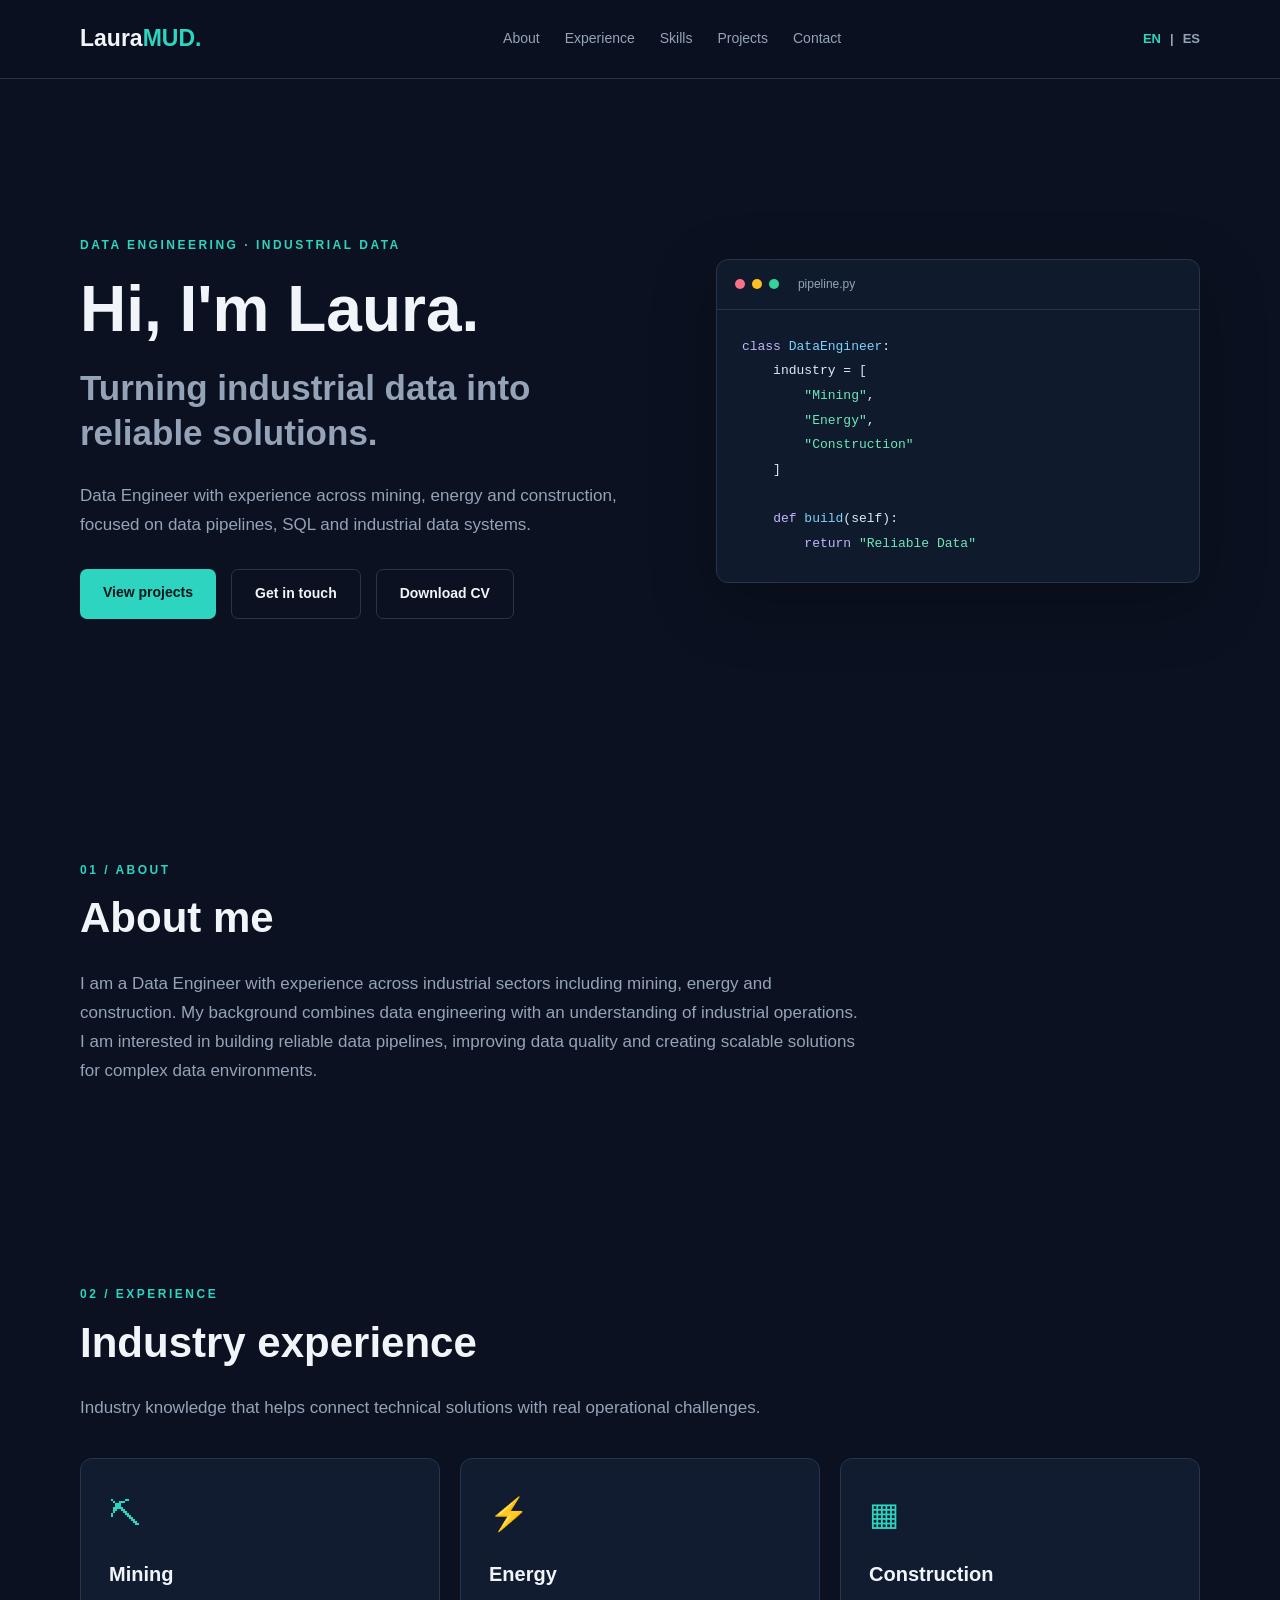
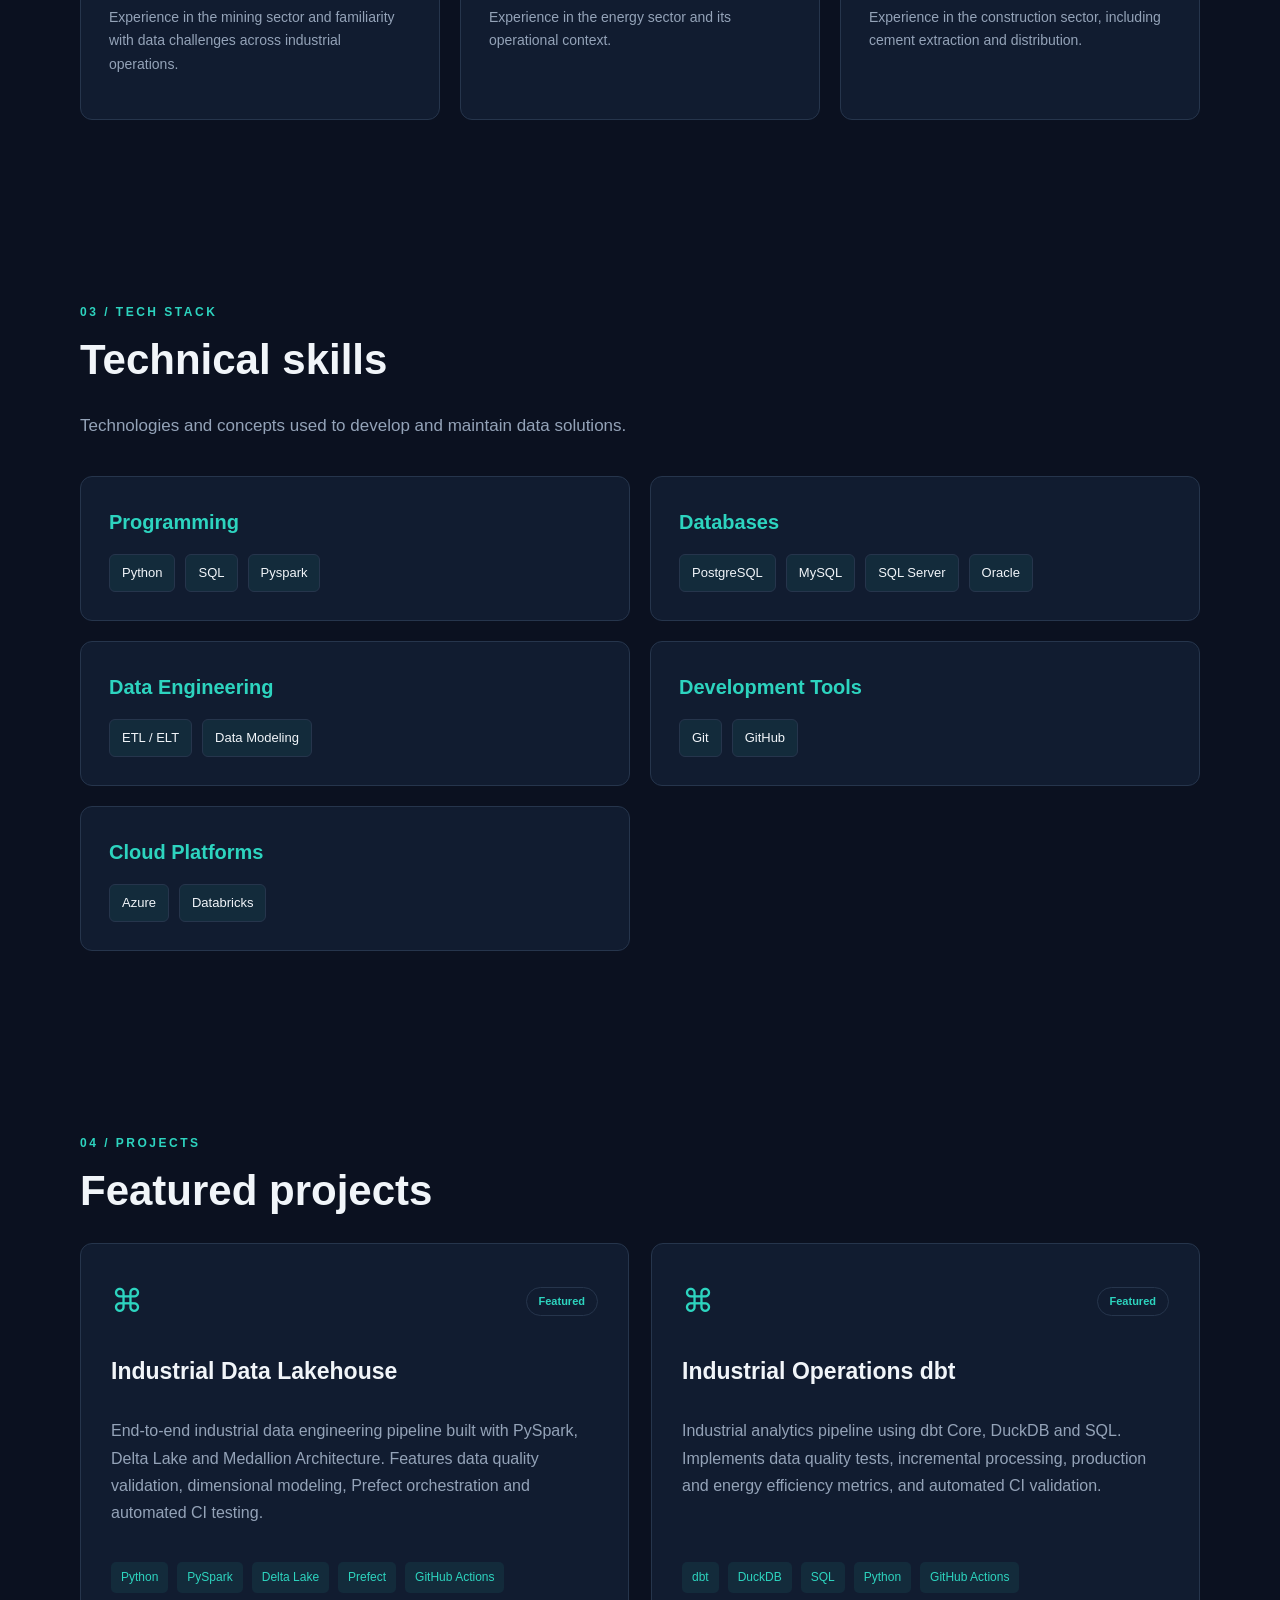
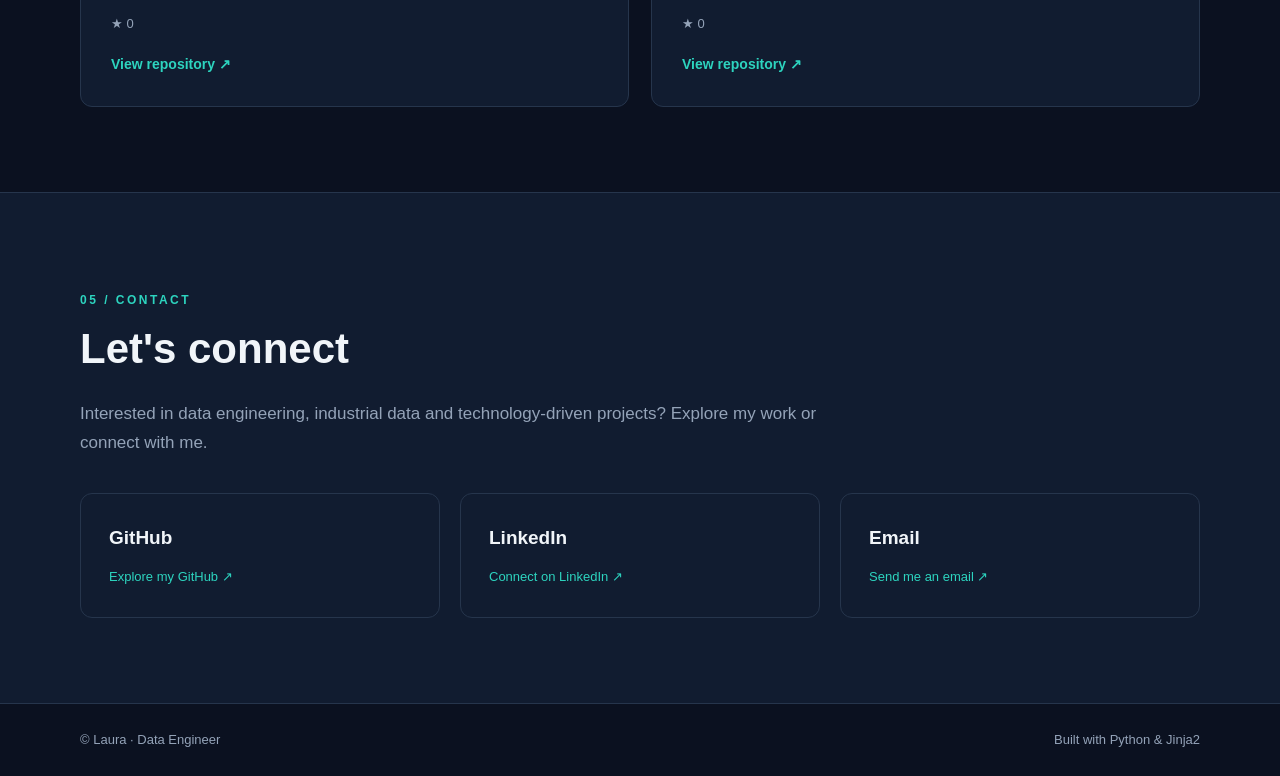
<file: docs/index.html>
<!DOCTYPE html>
<html lang="en">
<head>
    <meta charset="UTF-8">
    <meta name="viewport"
          content="width=device-width, initial-scale=1">
    <meta http-equiv="refresh" content="0;url=en/">
    <title>Laura | Data Engineer</title>
</head>
<body>
    <p>
        <a href="en/">Enter portfolio</a>
    </p>
</body>
</html>
</file>
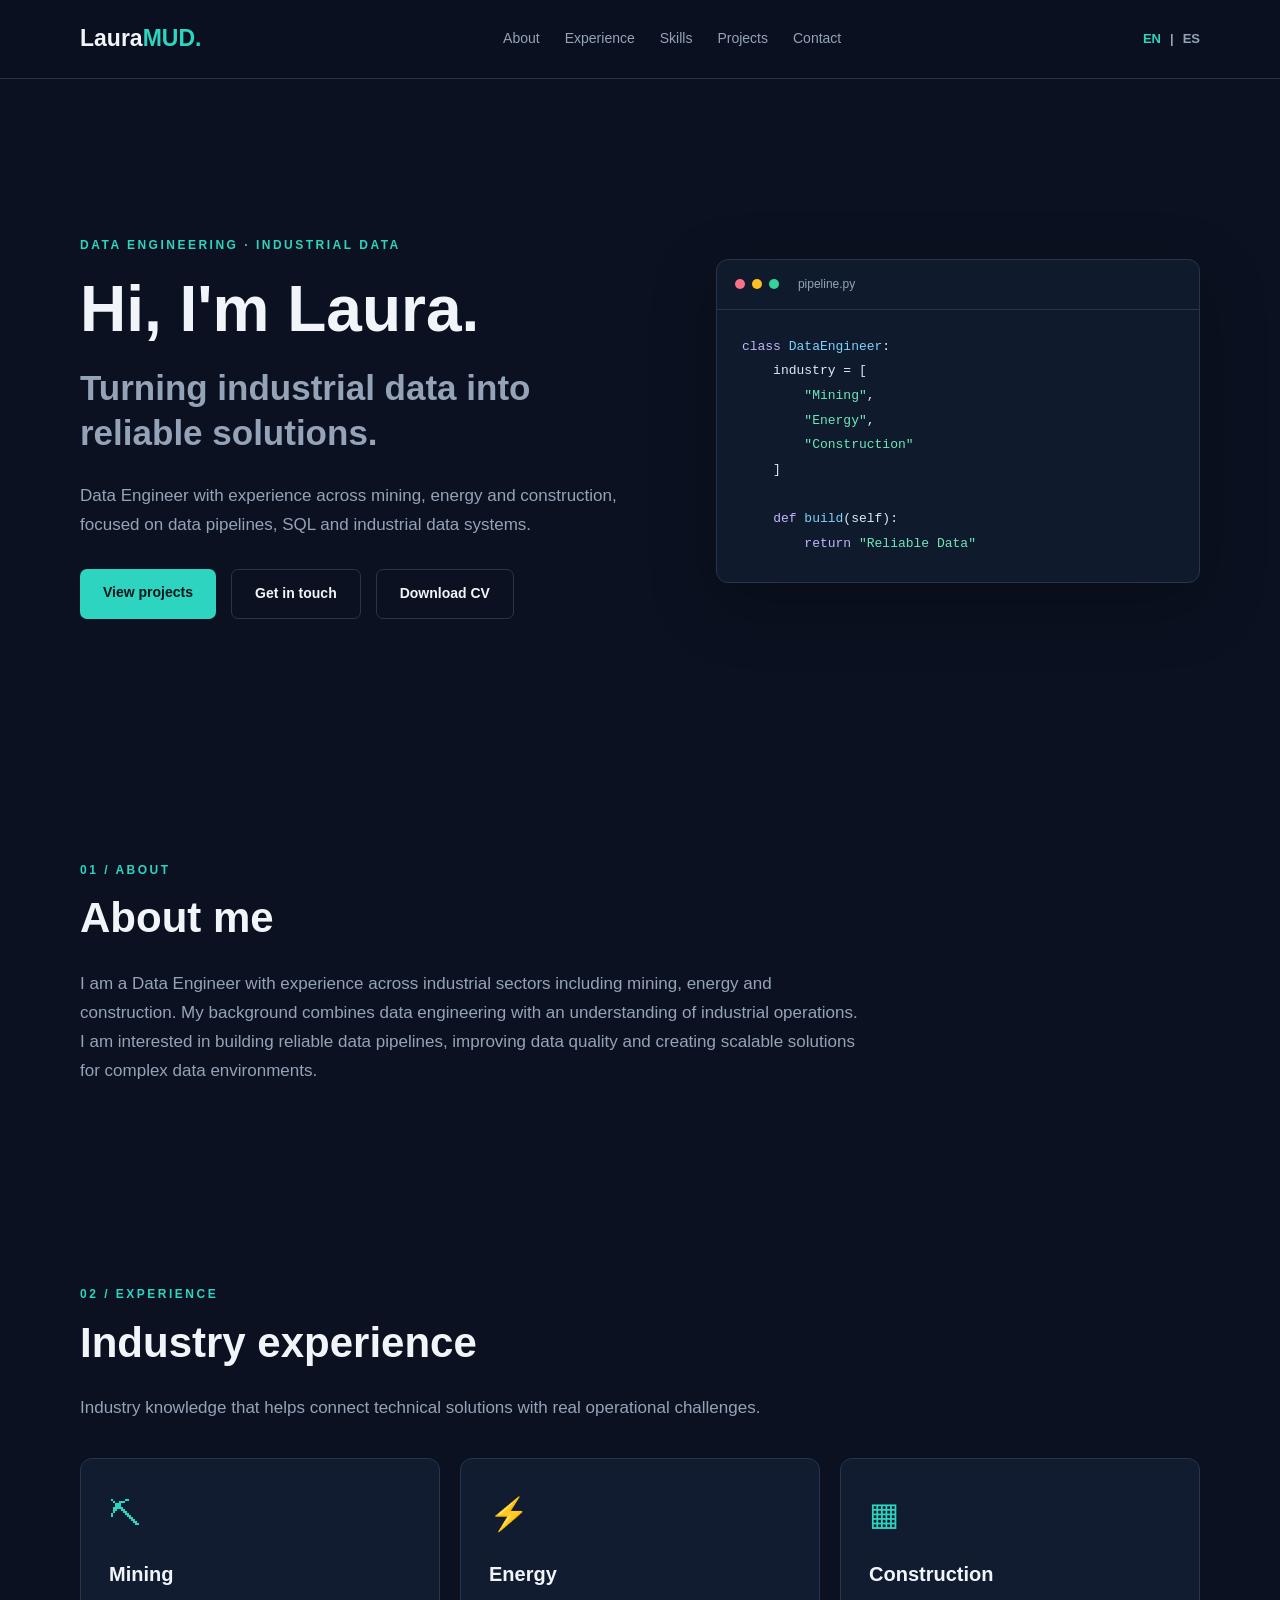
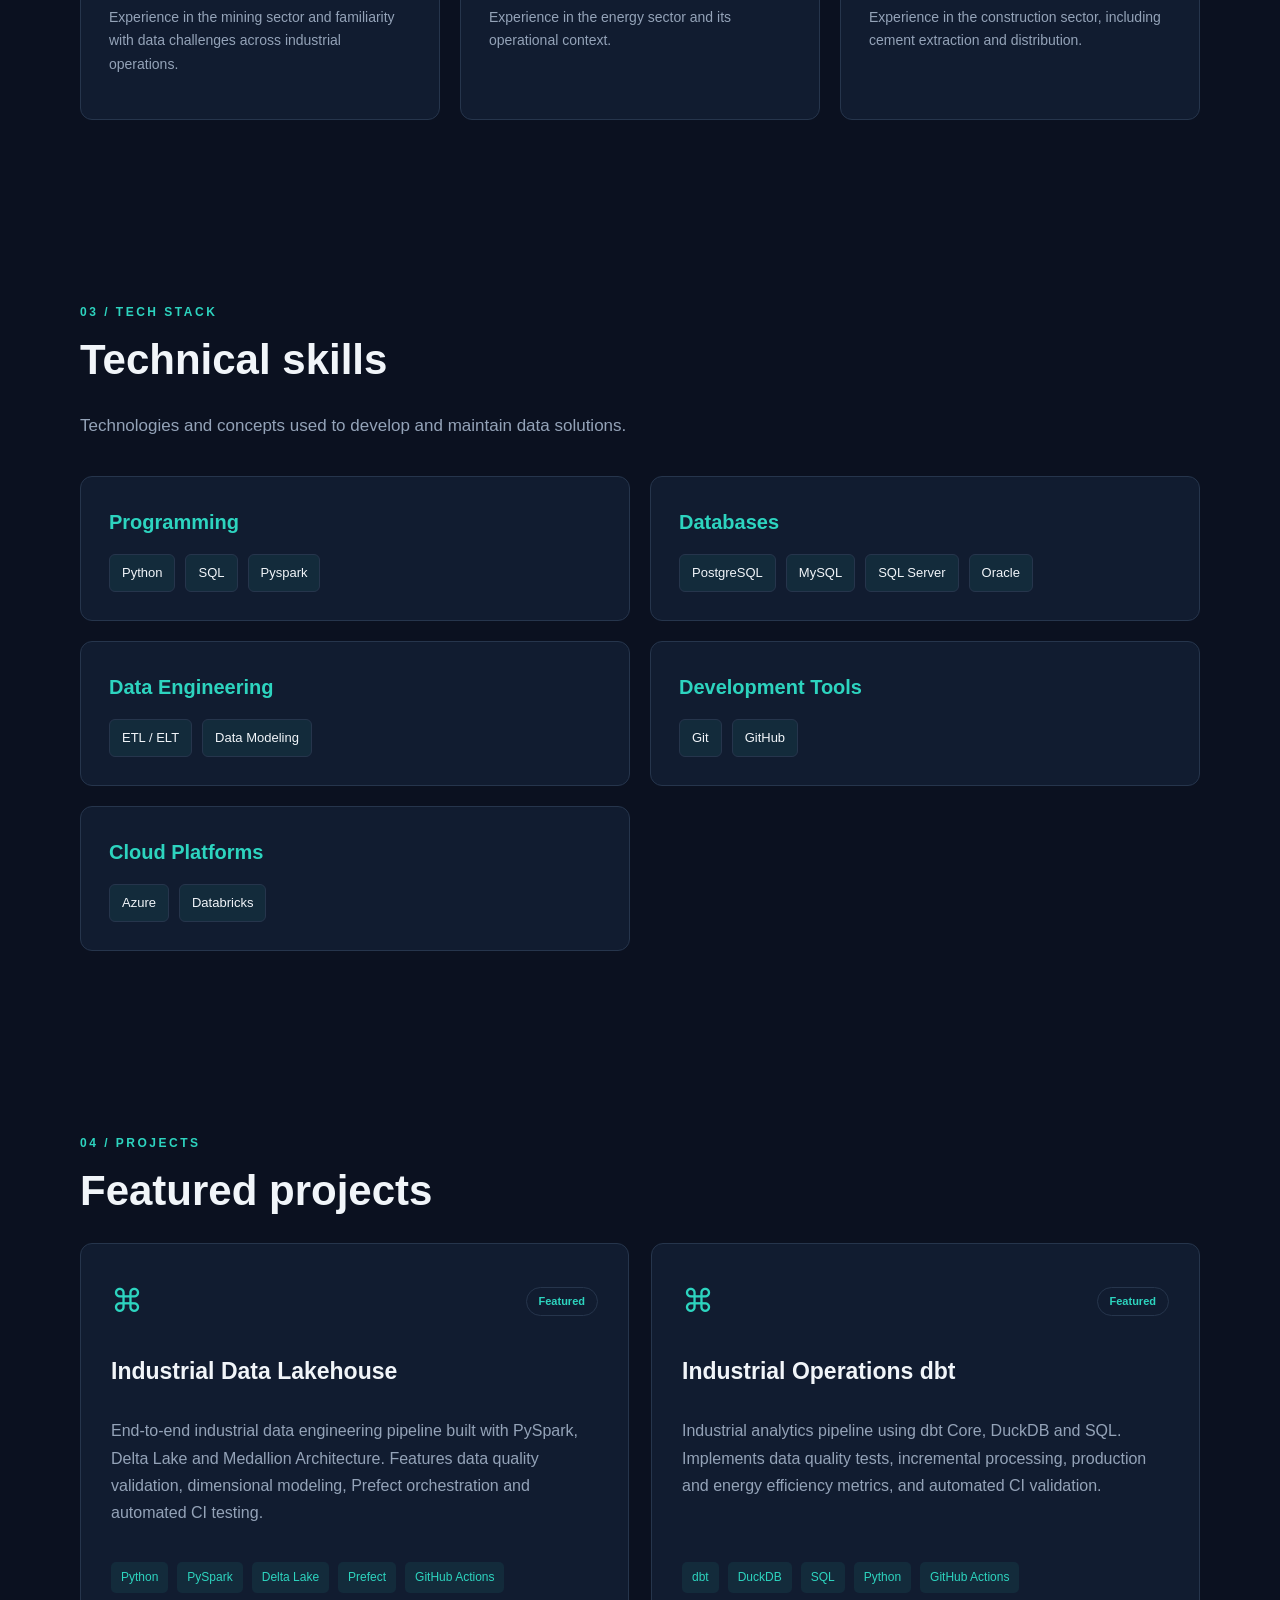
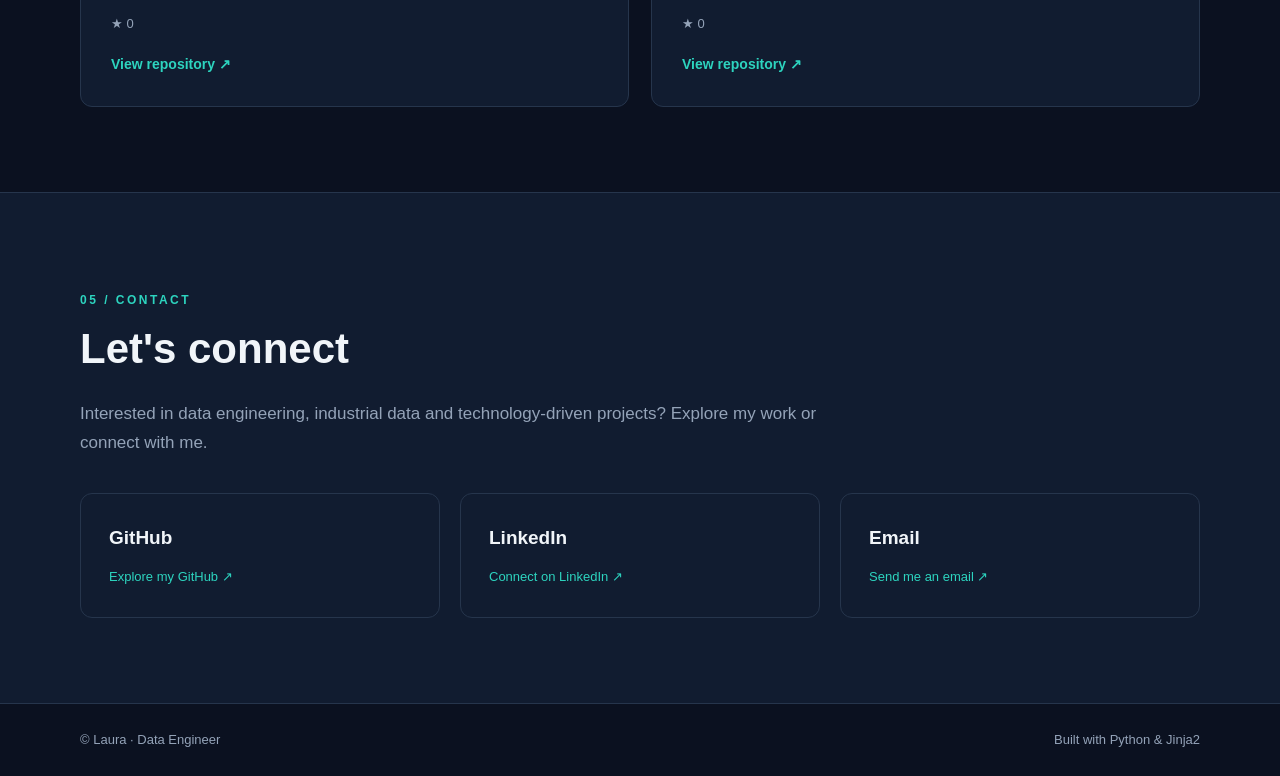
<file: docs/en/index.html>
<!DOCTYPE html>
<html lang="en">
<head>
    <meta charset="UTF-8">
    <meta
        name="viewport"
        content="width=device-width, initial-scale=1.0"
    >
    <meta
        name="description"
        content="Data Engineer with experience across mining, energy and construction, focused on data pipelines, SQL and industrial data systems."
    >
    <meta name="theme-color" content="#0b1120">

    <title>Laura | Data Engineer</title>

    <link rel="stylesheet" href="../static/style.css">

    <link
        rel="alternate"
        hreflang="en"
        href="https://lauramud.github.io/en/"
    >
    <link
        rel="alternate"
        hreflang="es"
        href="https://lauramud.github.io/es/"
    >
</head>

<body>

<header class="header">
    <nav
        class="navbar container"
        aria-label="Main navigation"
    >
        <a href="#home" class="logo">
            Laura<span>MUD.</span>
        </a>

        <div class="nav-links">
            <a href="#about">About</a>
            <a href="#experience">Experience</a>
            <a href="#skills">Skills</a>
            <a href="#projects">Projects</a>
            <a href="#contact">Contact</a>
        </div>

        <div
            class="language-switch"
            aria-label="Select language"
        >
            <a
                href="../en/"
                lang="en"

                class="active"
                aria-current="page"

            >EN</a>

            <span aria-hidden="true">|</span>

            <a
                href="../es/"
                lang="es"

            >ES</a>
        </div>
    </nav>
</header>

<main>

    <!-- HERO -->
    <section id="home" class="hero container">
        <div class="hero-content">
            <p class="eyebrow">
                DATA ENGINEERING · INDUSTRIAL DATA
            </p>

            <h1>Hi, I&#39;m Laura.</h1>
            <h2>Turning industrial data into reliable solutions.</h2>

            <p class="hero-description">
                Data Engineer with experience across mining, energy and construction, focused on data pipelines, SQL and industrial data systems.
            </p>

            <div class="hero-actions">
                <a
                    class="btn btn-primary"
                    href="#projects"
                >
                    View projects
                </a>

                <a
                    class="btn btn-outline"
                    href="#contact"
                >
                    Get in touch
                </a>


                <a
                    class="btn btn-outline"
                    href="../static/cv/Laura_CV_EN_de.pdf"
                    download
                >
                    Download CV
                </a>

            </div>
        </div>

        <div class="hero-visual" aria-hidden="true">
            <div class="code-window">
                <div class="window-header">
                    <span class="dot red"></span>
                    <span class="dot yellow"></span>
                    <span class="dot green"></span>
                    <span class="window-title">
                        pipeline.py
                    </span>
                </div>

                <pre><code><span class="code-purple">class</span> <span class="code-blue">DataEngineer</span>:
    industry = [
        <span class="code-green">"Mining"</span>,
        <span class="code-green">"Energy"</span>,
        <span class="code-green">"Construction"</span>
    ]

    <span class="code-purple">def</span> <span class="code-blue">build</span>(self):
        <span class="code-purple">return</span> <span class="code-green">"Reliable Data"</span></code></pre>
            </div>
        </div>
    </section>

    <!-- ABOUT -->
    <section id="about" class="section container">
        <p class="eyebrow">01 / ABOUT</p>

        <h2 class="section-title">
            About me
        </h2>

        <p class="section-description">
            I am a Data Engineer with experience across industrial sectors including mining, energy and construction. My background combines data engineering with an understanding of industrial operations. I am interested in building reliable data pipelines, improving data quality and creating scalable solutions for complex data environments.
        </p>
    </section>

    <!-- EXPERIENCE -->
    <section id="experience" class="section container">
        <p class="eyebrow">02 / EXPERIENCE</p>

        <h2 class="section-title">
            Industry experience
        </h2>

        <p class="section-description">
            Industry knowledge that helps connect technical solutions with real operational challenges.
        </p>

        <div class="industry-grid">

            <article class="industry-card">
                <div
                    class="industry-icon"
                    aria-hidden="true"
                >
                    ⛏
                </div>

                <h3>Mining</h3>
                <p>Experience in the mining sector and familiarity with data challenges across industrial operations.</p>
            </article>

            <article class="industry-card">
                <div
                    class="industry-icon"
                    aria-hidden="true"
                >
                    ⚡
                </div>

                <h3>Energy</h3>
                <p>Experience in the energy sector and its operational context.</p>
            </article>

            <article class="industry-card">
                <div
                    class="industry-icon"
                    aria-hidden="true"
                >
                    ▦
                </div>

                <h3>Construction</h3>
                <p>Experience in the construction sector, including cement extraction and distribution.</p>
            </article>

        </div>
    </section>

    <!-- SKILLS -->
    <section id="skills" class="section container">
        <p class="eyebrow">03 / TECH STACK</p>

        <h2 class="section-title">
            Technical skills
        </h2>

        <p class="section-description">
            Technologies and concepts used to develop and maintain data solutions.
        </p>

        <div class="tech-grid">

            <article class="tech-card">
                <h3>
                    Programming
                </h3>

                <div class="tech-tags">

                    <span>Python</span>

                    <span>SQL</span>

                    <span>Pyspark</span>

                </div>
            </article>

            <article class="tech-card">
                <h3>
                    Databases
                </h3>

                <div class="tech-tags">

                    <span>PostgreSQL</span>

                    <span>MySQL</span>

                    <span>SQL Server</span>

                    <span>Oracle</span>

                </div>
            </article>

            <article class="tech-card">
                <h3>
                    Data Engineering
                </h3>

                <div class="tech-tags">

                    <span>ETL / ELT</span>

                    <span>Data Modeling</span>

                </div>
            </article>

            <article class="tech-card">
                <h3>
                    Development Tools
                </h3>

                <div class="tech-tags">

                    <span>Git</span>

                    <span>GitHub</span>

                </div>
            </article>

            <article class="tech-card">
                <h3>
                    Cloud Platforms
                </h3>

                <div class="tech-tags">

                    <span>Azure</span>

                    <span>Databricks</span>

                </div>
            </article>

        </div>
    </section>

    <!-- PROJECTS -->
    <section id="projects" class="section container">
        <p class="eyebrow">04 / PROJECTS</p>

        <h2 class="section-title">
            Featured projects
        </h2>

        <div class="projects-grid">

            <article class="project-card">
                <div class="project-top">
                    <span
                        class="project-icon"
                        aria-hidden="true"
                    >⌘</span>


                    <span class="project-badge">
                        Featured
                    </span>

                </div>

                <h3>Industrial Data Lakehouse</h3>

                <p>

                        End-to-end industrial data engineering pipeline built with PySpark, Delta Lake and Medallion Architecture. Features data quality validation, dimensional modeling, Prefect orchestration and automated CI testing.

                </p>

                <div class="project-technologies">

                    <span>Python</span>

                    <span>PySpark</span>

                    <span>Delta Lake</span>

                    <span>Prefect</span>

                    <span>GitHub Actions</span>

                </div>

                <div class="project-stats">
                    <span>★ 0</span>
                </div>

                <a
                    class="project-link"
                    href="https://github.com/LauraMUD/industrial-data-lakehouse"
                    target="_blank"
                    rel="noopener noreferrer"
                    aria-label="View repository: Industrial Data Lakehouse"
                >
                    View repository ↗
                </a>
            </article>


            <article class="project-card">
                <div class="project-top">
                    <span
                        class="project-icon"
                        aria-hidden="true"
                    >⌘</span>


                    <span class="project-badge">
                        Featured
                    </span>

                </div>

                <h3>Industrial Operations dbt</h3>

                <p>

                        Industrial analytics pipeline using dbt Core, DuckDB and SQL. Implements data quality tests, incremental processing, production and energy efficiency metrics, and automated CI validation.

                </p>

                <div class="project-technologies">

                    <span>dbt</span>

                    <span>DuckDB</span>

                    <span>SQL</span>

                    <span>Python</span>

                    <span>GitHub Actions</span>

                </div>

                <div class="project-stats">
                    <span>★ 0</span>
                </div>

                <a
                    class="project-link"
                    href="https://github.com/LauraMUD/industrial-operations-dbt"
                    target="_blank"
                    rel="noopener noreferrer"
                    aria-label="View repository: Industrial Operations dbt"
                >
                    View repository ↗
                </a>
            </article>


        </div>
    </section>

    <!-- CONTACT -->
    <section
        id="contact"
        class="section contact-section"
    >
        <div class="container">
            <p class="eyebrow">05 / CONTACT</p>

            <h2 class="section-title">
                Let&#39;s connect
            </h2>

            <p class="section-description">
                Interested in data engineering, industrial data and technology-driven projects? Explore my work or connect with me.
            </p>

            <div class="contact-links">
                <a
                    class="contact-card"
                    href="https://github.com/LauraMUD"
                    target="_blank"
                    rel="noopener noreferrer"
                >
                    <strong>GitHub</strong>
                    <span>Explore my GitHub ↗</span>
                </a>


                <a
                    class="contact-card"
                    href="https://www.linkedin.com/in/laurau/"
                    target="_blank"
                    rel="noopener noreferrer"
                >
                    <strong>LinkedIn</strong>
                    <span>Connect on LinkedIn ↗</span>
                </a>



                <a
                    class="contact-card"
                    href="mailto:luribediez@gmail.com"
                >
                    <strong>Email</strong>
                    <span>Send me an email ↗</span>
                </a>

            </div>
        </div>
    </section>

</main>

<footer class="footer">
    <div class="container footer-content">
        <span>
            © Laura · Data Engineer
        </span>
        <span>Built with Python &amp; Jinja2</span>
    </div>
</footer>

</body>
</html>
</file>
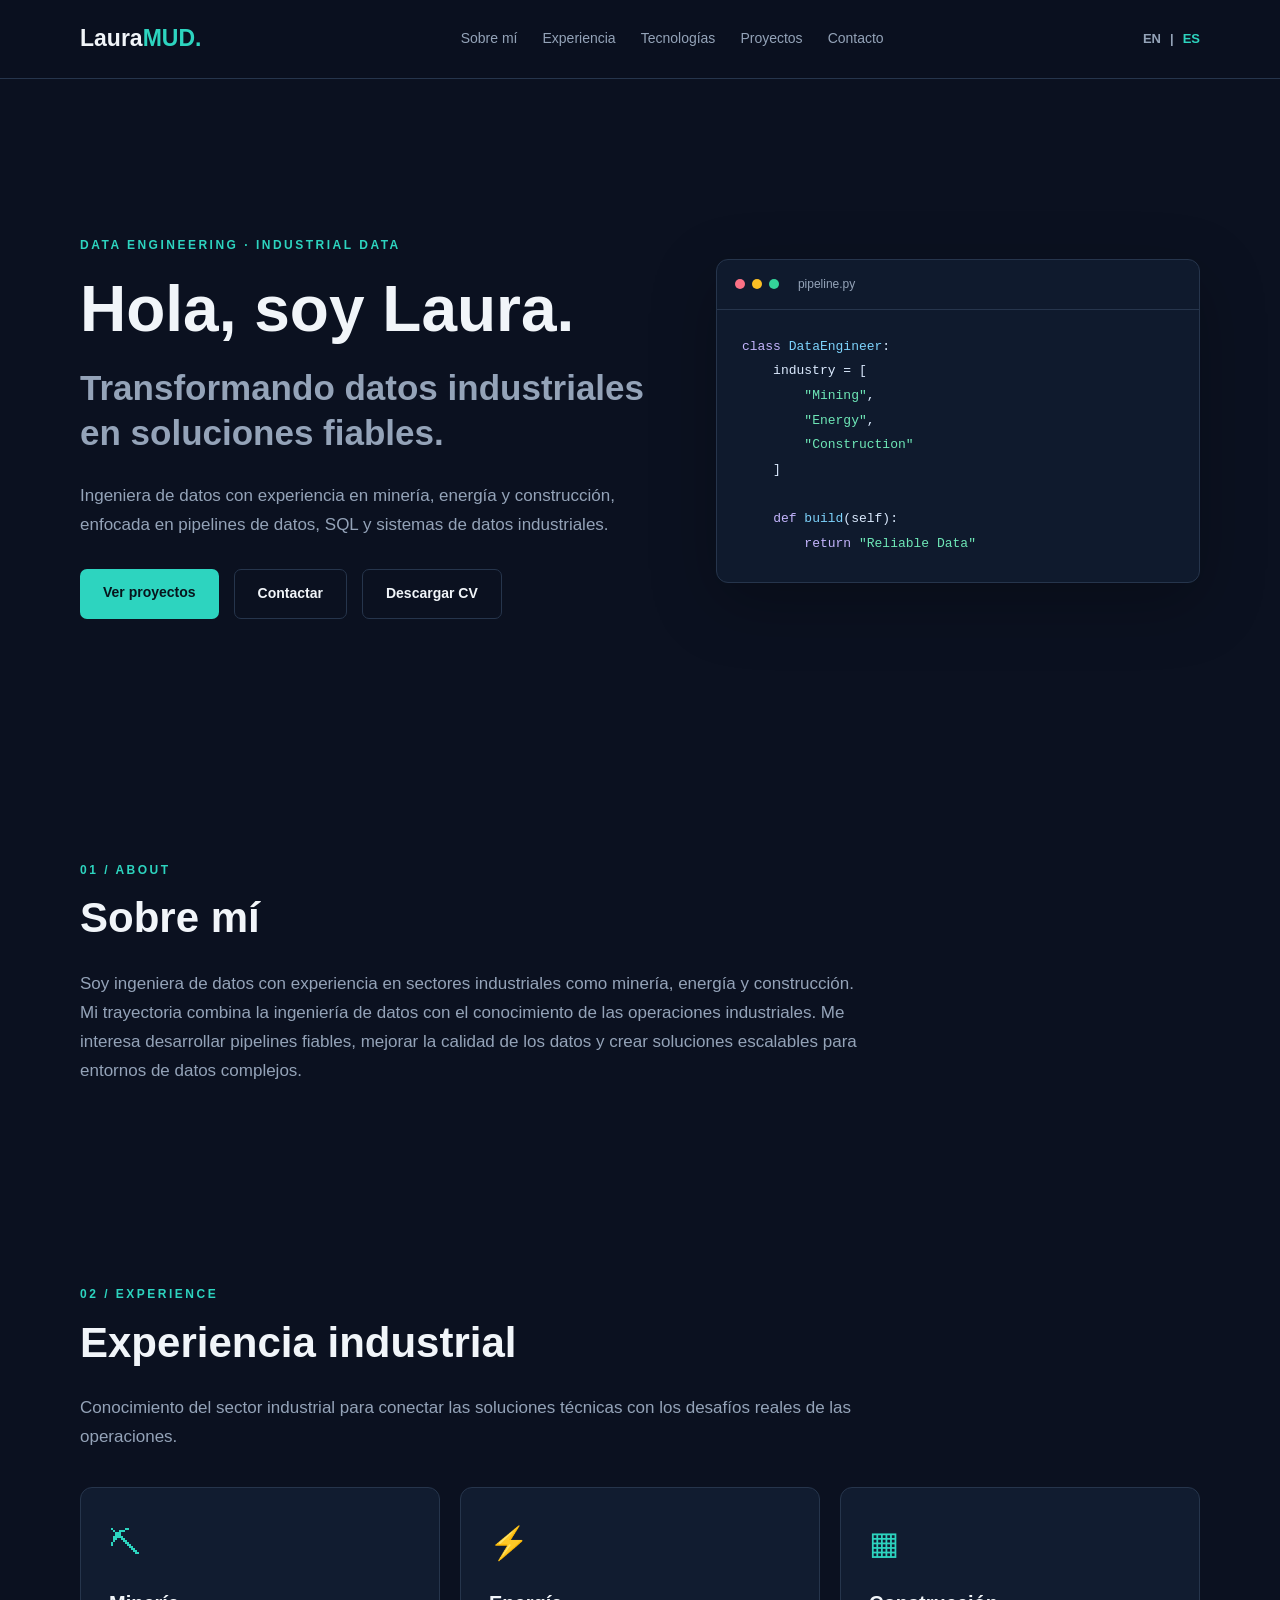
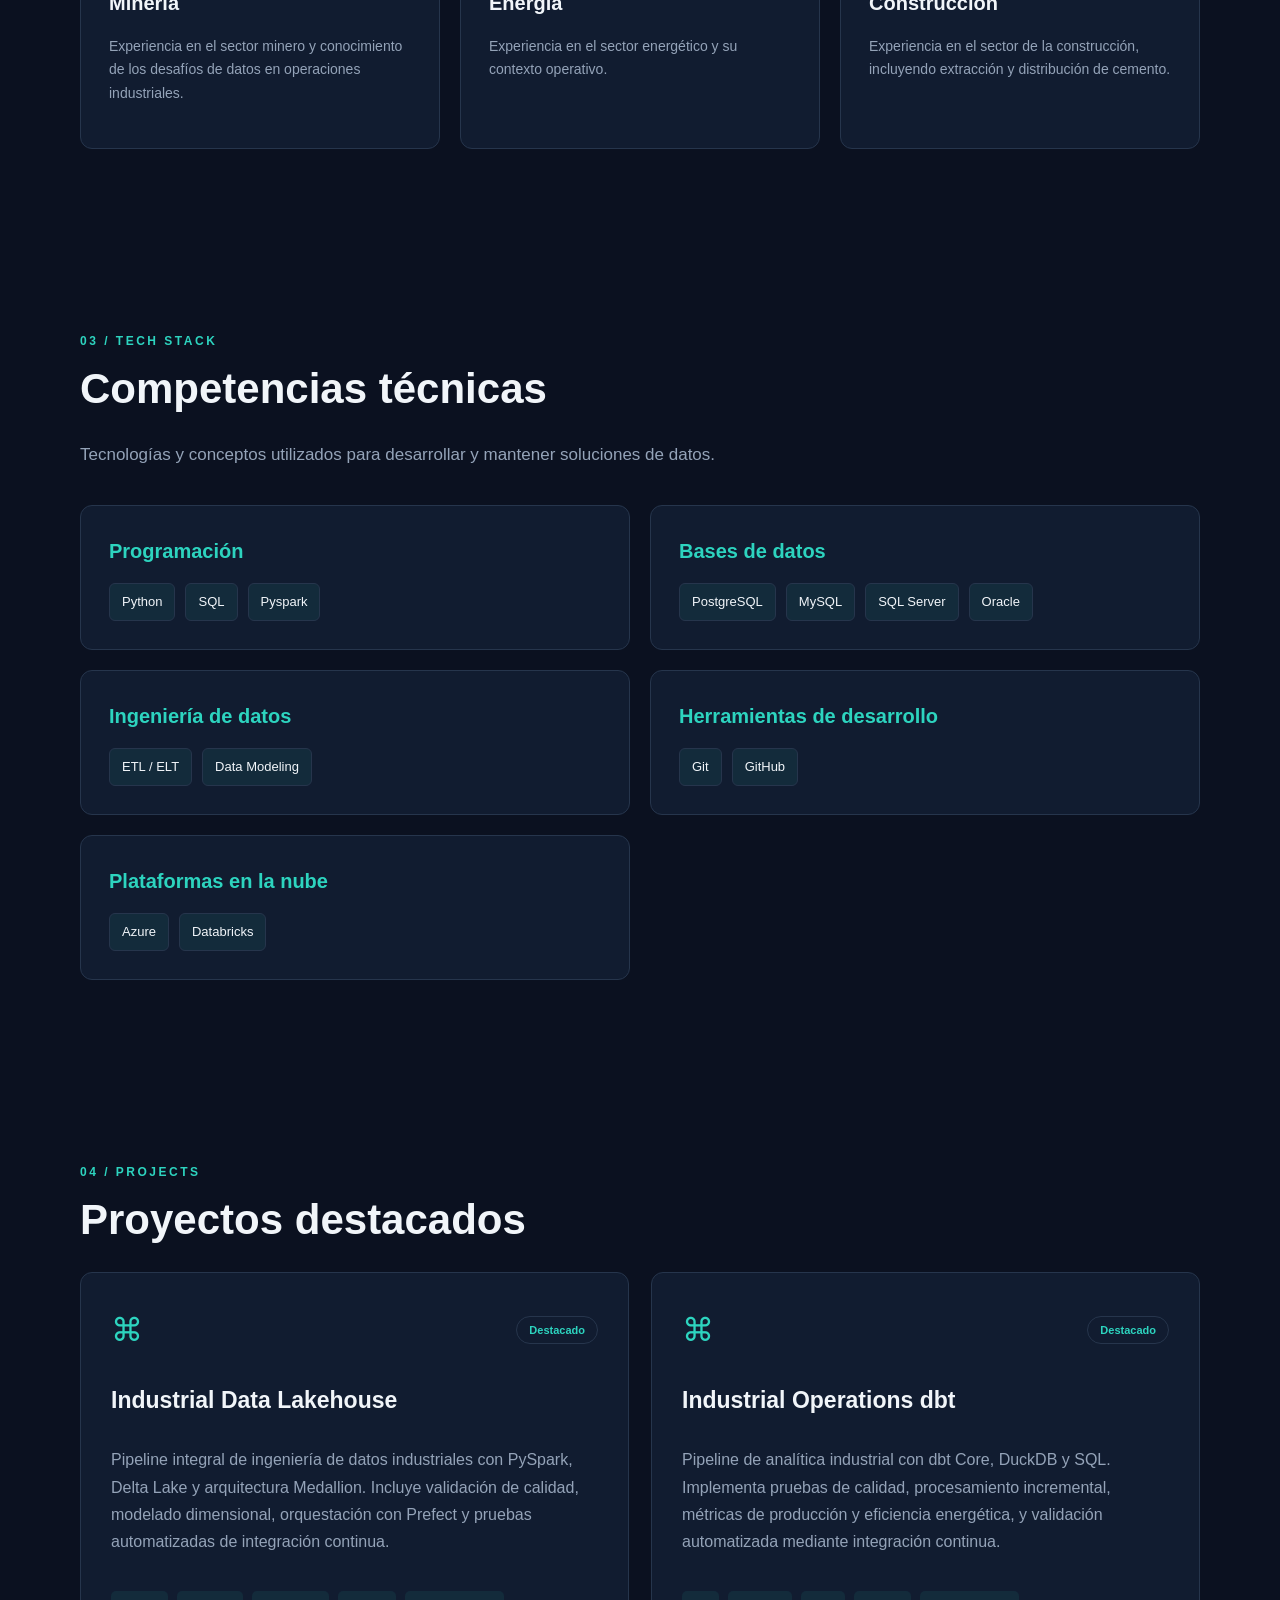
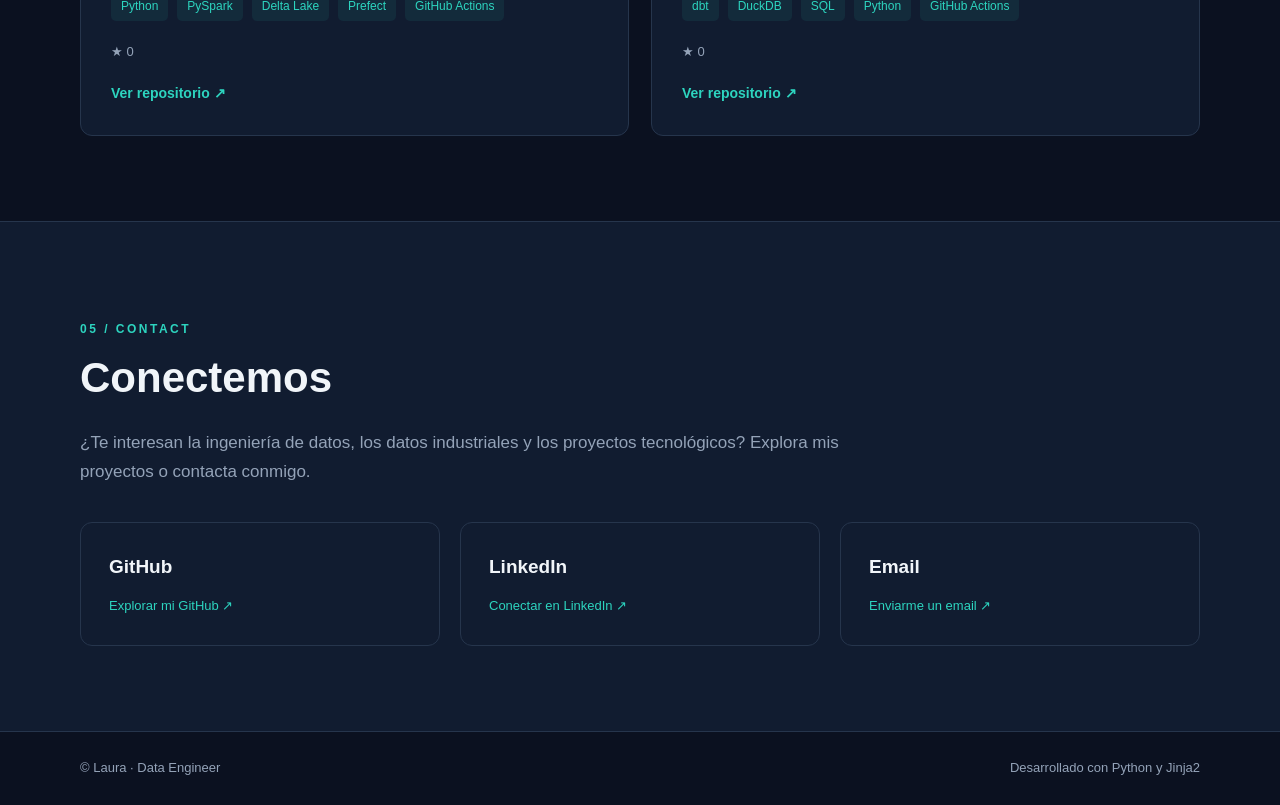
<file: docs/es/index.html>
<!DOCTYPE html>
<html lang="es">
<head>
    <meta charset="UTF-8">
    <meta
        name="viewport"
        content="width=device-width, initial-scale=1.0"
    >
    <meta
        name="description"
        content="Ingeniera de datos con experiencia en minería, energía y construcción, enfocada en pipelines de datos, SQL y sistemas de datos industriales."
    >
    <meta name="theme-color" content="#0b1120">

    <title>Laura | Data Engineer</title>

    <link rel="stylesheet" href="../static/style.css">

    <link
        rel="alternate"
        hreflang="en"
        href="https://lauramud.github.io/en/"
    >
    <link
        rel="alternate"
        hreflang="es"
        href="https://lauramud.github.io/es/"
    >
</head>

<body>

<header class="header">
    <nav
        class="navbar container"
        aria-label="Main navigation"
    >
        <a href="#home" class="logo">
            Laura<span>MUD.</span>
        </a>

        <div class="nav-links">
            <a href="#about">Sobre mí</a>
            <a href="#experience">Experiencia</a>
            <a href="#skills">Tecnologías</a>
            <a href="#projects">Proyectos</a>
            <a href="#contact">Contacto</a>
        </div>

        <div
            class="language-switch"
            aria-label="Select language"
        >
            <a
                href="../en/"
                lang="en"

            >EN</a>

            <span aria-hidden="true">|</span>

            <a
                href="../es/"
                lang="es"

                class="active"
                aria-current="page"

            >ES</a>
        </div>
    </nav>
</header>

<main>

    <!-- HERO -->
    <section id="home" class="hero container">
        <div class="hero-content">
            <p class="eyebrow">
                DATA ENGINEERING · INDUSTRIAL DATA
            </p>

            <h1>Hola, soy Laura.</h1>
            <h2>Transformando datos industriales en soluciones fiables.</h2>

            <p class="hero-description">
                Ingeniera de datos con experiencia en minería, energía y construcción, enfocada en pipelines de datos, SQL y sistemas de datos industriales.
            </p>

            <div class="hero-actions">
                <a
                    class="btn btn-primary"
                    href="#projects"
                >
                    Ver proyectos
                </a>

                <a
                    class="btn btn-outline"
                    href="#contact"
                >
                    Contactar
                </a>


                <a
                    class="btn btn-outline"
                    href="../static/cv/Laura_CV_ES_de.pdf"
                    download
                >
                    Descargar CV
                </a>

            </div>
        </div>

        <div class="hero-visual" aria-hidden="true">
            <div class="code-window">
                <div class="window-header">
                    <span class="dot red"></span>
                    <span class="dot yellow"></span>
                    <span class="dot green"></span>
                    <span class="window-title">
                        pipeline.py
                    </span>
                </div>

                <pre><code><span class="code-purple">class</span> <span class="code-blue">DataEngineer</span>:
    industry = [
        <span class="code-green">"Mining"</span>,
        <span class="code-green">"Energy"</span>,
        <span class="code-green">"Construction"</span>
    ]

    <span class="code-purple">def</span> <span class="code-blue">build</span>(self):
        <span class="code-purple">return</span> <span class="code-green">"Reliable Data"</span></code></pre>
            </div>
        </div>
    </section>

    <!-- ABOUT -->
    <section id="about" class="section container">
        <p class="eyebrow">01 / ABOUT</p>

        <h2 class="section-title">
            Sobre mí
        </h2>

        <p class="section-description">
            Soy ingeniera de datos con experiencia en sectores industriales como minería, energía y construcción. Mi trayectoria combina la ingeniería de datos con el conocimiento de las operaciones industriales. Me interesa desarrollar pipelines fiables, mejorar la calidad de los datos y crear soluciones escalables para entornos de datos complejos.
        </p>
    </section>

    <!-- EXPERIENCE -->
    <section id="experience" class="section container">
        <p class="eyebrow">02 / EXPERIENCE</p>

        <h2 class="section-title">
            Experiencia industrial
        </h2>

        <p class="section-description">
            Conocimiento del sector industrial para conectar las soluciones técnicas con los desafíos reales de las operaciones.
        </p>

        <div class="industry-grid">

            <article class="industry-card">
                <div
                    class="industry-icon"
                    aria-hidden="true"
                >
                    ⛏
                </div>

                <h3>Minería</h3>
                <p>Experiencia en el sector minero y conocimiento de los desafíos de datos en operaciones industriales.</p>
            </article>

            <article class="industry-card">
                <div
                    class="industry-icon"
                    aria-hidden="true"
                >
                    ⚡
                </div>

                <h3>Energía</h3>
                <p>Experiencia en el sector energético y su contexto operativo.</p>
            </article>

            <article class="industry-card">
                <div
                    class="industry-icon"
                    aria-hidden="true"
                >
                    ▦
                </div>

                <h3>Construcción</h3>
                <p>Experiencia en el sector de la construcción, incluyendo extracción y distribución de cemento.</p>
            </article>

        </div>
    </section>

    <!-- SKILLS -->
    <section id="skills" class="section container">
        <p class="eyebrow">03 / TECH STACK</p>

        <h2 class="section-title">
            Competencias técnicas
        </h2>

        <p class="section-description">
            Tecnologías y conceptos utilizados para desarrollar y mantener soluciones de datos.
        </p>

        <div class="tech-grid">

            <article class="tech-card">
                <h3>
                    Programación
                </h3>

                <div class="tech-tags">

                    <span>Python</span>

                    <span>SQL</span>

                    <span>Pyspark</span>

                </div>
            </article>

            <article class="tech-card">
                <h3>
                    Bases de datos
                </h3>

                <div class="tech-tags">

                    <span>PostgreSQL</span>

                    <span>MySQL</span>

                    <span>SQL Server</span>

                    <span>Oracle</span>

                </div>
            </article>

            <article class="tech-card">
                <h3>
                    Ingeniería de datos
                </h3>

                <div class="tech-tags">

                    <span>ETL / ELT</span>

                    <span>Data Modeling</span>

                </div>
            </article>

            <article class="tech-card">
                <h3>
                    Herramientas de desarrollo
                </h3>

                <div class="tech-tags">

                    <span>Git</span>

                    <span>GitHub</span>

                </div>
            </article>

            <article class="tech-card">
                <h3>
                    Plataformas en la nube
                </h3>

                <div class="tech-tags">

                    <span>Azure</span>

                    <span>Databricks</span>

                </div>
            </article>

        </div>
    </section>

    <!-- PROJECTS -->
    <section id="projects" class="section container">
        <p class="eyebrow">04 / PROJECTS</p>

        <h2 class="section-title">
            Proyectos destacados
        </h2>

        <div class="projects-grid">

            <article class="project-card">
                <div class="project-top">
                    <span
                        class="project-icon"
                        aria-hidden="true"
                    >⌘</span>


                    <span class="project-badge">
                        Destacado
                    </span>

                </div>

                <h3>Industrial Data Lakehouse</h3>

                <p>

                        Pipeline integral de ingeniería de datos industriales con PySpark, Delta Lake y arquitectura Medallion. Incluye validación de calidad, modelado dimensional, orquestación con Prefect y pruebas automatizadas de integración continua.

                </p>

                <div class="project-technologies">

                    <span>Python</span>

                    <span>PySpark</span>

                    <span>Delta Lake</span>

                    <span>Prefect</span>

                    <span>GitHub Actions</span>

                </div>

                <div class="project-stats">
                    <span>★ 0</span>
                </div>

                <a
                    class="project-link"
                    href="https://github.com/LauraMUD/industrial-data-lakehouse"
                    target="_blank"
                    rel="noopener noreferrer"
                    aria-label="Ver repositorio: Industrial Data Lakehouse"
                >
                    Ver repositorio ↗
                </a>
            </article>


            <article class="project-card">
                <div class="project-top">
                    <span
                        class="project-icon"
                        aria-hidden="true"
                    >⌘</span>


                    <span class="project-badge">
                        Destacado
                    </span>

                </div>

                <h3>Industrial Operations dbt</h3>

                <p>

                        Pipeline de analítica industrial con dbt Core, DuckDB y SQL. Implementa pruebas de calidad, procesamiento incremental, métricas de producción y eficiencia energética, y validación automatizada mediante integración continua.

                </p>

                <div class="project-technologies">

                    <span>dbt</span>

                    <span>DuckDB</span>

                    <span>SQL</span>

                    <span>Python</span>

                    <span>GitHub Actions</span>

                </div>

                <div class="project-stats">
                    <span>★ 0</span>
                </div>

                <a
                    class="project-link"
                    href="https://github.com/LauraMUD/industrial-operations-dbt"
                    target="_blank"
                    rel="noopener noreferrer"
                    aria-label="Ver repositorio: Industrial Operations dbt"
                >
                    Ver repositorio ↗
                </a>
            </article>


        </div>
    </section>

    <!-- CONTACT -->
    <section
        id="contact"
        class="section contact-section"
    >
        <div class="container">
            <p class="eyebrow">05 / CONTACT</p>

            <h2 class="section-title">
                Conectemos
            </h2>

            <p class="section-description">
                ¿Te interesan la ingeniería de datos, los datos industriales y los proyectos tecnológicos? Explora mis proyectos o contacta conmigo.
            </p>

            <div class="contact-links">
                <a
                    class="contact-card"
                    href="https://github.com/LauraMUD"
                    target="_blank"
                    rel="noopener noreferrer"
                >
                    <strong>GitHub</strong>
                    <span>Explorar mi GitHub ↗</span>
                </a>


                <a
                    class="contact-card"
                    href="https://www.linkedin.com/in/laurau/"
                    target="_blank"
                    rel="noopener noreferrer"
                >
                    <strong>LinkedIn</strong>
                    <span>Conectar en LinkedIn ↗</span>
                </a>



                <a
                    class="contact-card"
                    href="mailto:luribediez@gmail.com"
                >
                    <strong>Email</strong>
                    <span>Enviarme un email ↗</span>
                </a>

            </div>
        </div>
    </section>

</main>

<footer class="footer">
    <div class="container footer-content">
        <span>
            © Laura · Data Engineer
        </span>
        <span>Desarrollado con Python y Jinja2</span>
    </div>
</footer>

</body>
</html>
</file>
<file: docs/static/style.css>
:root {
  --background: #0b1120;
  --surface: #111c30;
  --surface-hover: #17263e;
  --text: #f1f5f9;
  --muted: #94a3b8;
  --accent: #2dd4bf;
  --accent-hover: #5eead4;
  --border: #26354c;
}

* {
  box-sizing: border-box;
}

html {
  scroll-behavior: smooth;
  scroll-padding-top: 90px;
}

body {
  margin: 0;
  background: var(--background);
  color: var(--text);
  font-family: "Segoe UI", Arial, sans-serif;
  line-height: 1.7;
}

a {
  color: inherit;
  text-decoration: none;
}

a:focus-visible {
  outline: 2px solid var(--accent);
  outline-offset: 4px;
}

.container {
  width: min(1120px, calc(100% - 40px));
  margin: auto;
}

/* Navigation */

.header {
  position: sticky;
  top: 0;
  z-index: 100;
  background: rgba(11, 17, 32, 0.96);
  border-bottom: 1px solid var(--border);
}

.navbar {
  min-height: 78px;
  display: flex;
  justify-content: space-between;
  align-items: center;
  gap: 20px;
}

.logo {
  font-size: 23px;
  font-weight: 800;
  white-space: nowrap;
}

.logo span {
  color: var(--accent);
}

.nav-links {
  display: flex;
  gap: 25px;
}

.nav-links a {
  color: var(--muted);
  font-size: 14px;
  transition: color .2s;
}

.nav-links a:hover {
  color: var(--accent);
}

.language-switch {
  display: flex;
  gap: 9px;
  align-items: center;
  font-size: 13px;
  font-weight: 700;
  color: var(--muted);
}

.language-switch .active {
  color: var(--accent);
}

/* Hero */

.hero {
  min-height: 76vh;
  display: grid;
  grid-template-columns: 1.2fr 1fr;
  align-items: center;
  gap: 55px;
  padding-top: 85px;
  padding-bottom: 85px;
}

.eyebrow {
  color: var(--accent);
  font-size: 12px;
  font-weight: 700;
  letter-spacing: 2.5px;
}

.hero h1 {
  font-size: clamp(42px, 5vw, 70px);
  line-height: 1.15;
  margin: 18px 0;
}

.hero h2 {
  font-size: clamp(24px, 3vw, 35px);
  line-height: 1.3;
  color: var(--muted);
  margin: 0;
}

.hero-description {
  max-width: 550px;
  margin: 26px 0 30px;
  color: var(--muted);
  font-size: 17px;
}

.hero-actions {
  display: flex;
  gap: 15px;
  flex-wrap: wrap;
}

.btn {
  display: inline-block;
  padding: 12px 23px;
  border-radius: 7px;
  font-size: 14px;
  font-weight: 700;
  transition: .2s;
}

.btn-primary {
  background: var(--accent);
  color: #07151c;
}

.btn-primary:hover {
  background: var(--accent-hover);
}

.btn-outline {
  border: 1px solid var(--border);
}

.btn-outline:hover {
  border-color: var(--accent);
  color: var(--accent);
}

/* Code window */

.code-window {
  background: #0f1a2d;
  border: 1px solid var(--border);
  border-radius: 12px;
  overflow: hidden;
  box-shadow: 0 20px 65px rgba(0, 0, 0, .25);
}

.window-header {
  display: flex;
  align-items: center;
  gap: 7px;
  padding: 14px 18px;
  border-bottom: 1px solid var(--border);
}

.dot {
  width: 10px;
  height: 10px;
  border-radius: 50%;
}

.red { background: #fb7185; }
.yellow { background: #fbbf24; }
.green { background: #34d399; }

.window-title {
  margin-left: 12px;
  color: var(--muted);
  font-size: 12px;
}

.code-window pre {
  margin: 0;
  padding: 25px;
  overflow-x: auto;
  font-size: 13px;
  line-height: 1.9;
  color: #dbeafe;
}

.code-purple { color: #c4b5fd; }
.code-blue { color: #7dd3fc; }
.code-green { color: #6ee7b7; }

/* Sections */

.section {
  padding-top: 85px;
  padding-bottom: 85px;
}

.section-title {
  font-size: clamp(29px, 4vw, 42px);
  line-height: 1.25;
  margin: 12px 0 25px;
}

.section-description {
  max-width: 780px;
  color: var(--muted);
  font-size: 17px;
}

/* Skills */

.skills-grid {
  display: grid;
  grid-template-columns: repeat(3, 1fr);
  gap: 15px;
}

.skill-card {
  background: var(--surface);
  border: 1px solid var(--border);
  border-radius: 9px;
  padding: 20px;
  display: flex;
  align-items: center;
  gap: 14px;
  font-weight: 600;
}

.skill-symbol {
  color: var(--accent);
}

/* Projects */

.projects-grid {
  display: grid;
  grid-template-columns: repeat(2, minmax(0, 1fr));
  gap: 22px;
}

.project-card {
  background: var(--surface);
  border: 1px solid var(--border);
  border-radius: 12px;
  padding: 30px;
  display: flex;
  flex-direction: column;
  transition: .2s;
}

.project-card:hover {
  transform: translateY(-4px);
  border-color: var(--accent);
  background: var(--surface-hover);
}

.project-top {
  display: flex;
  justify-content: space-between;
  align-items: center;
}

.project-icon {
  font-size: 32px;
  color: var(--accent);
}

.project-badge {
  color: var(--accent);
  font-size: 11px;
  border: 1px solid var(--border);
  border-radius: 20px;
  padding: 4px 12px;
}

.project-card h3 {
  font-size: 23px;
  margin: 24px 0 10px;
}

.project-card p {
  color: var(--muted);
  flex-grow: 1;
}

.project-technologies {
  display: flex;
  flex-wrap: wrap;
  gap: 9px;
  margin: 20px 0;
}

.project-technologies span {
  color: var(--accent);
  font-size: 12px;
  background: rgba(45, 212, 191, .08);
  padding: 5px 10px;
  border-radius: 5px;
}

.project-link {
  color: var(--accent);
  font-weight: 700;
  font-size: 14px;
}

/* Contact and footer */

.contact-section {
  background: var(--surface);
  border-top: 1px solid var(--border);
}

.contact-section p:not(.eyebrow) {
  color: var(--muted);
  margin-bottom: 30px;
}

.footer {
  border-top: 1px solid var(--border);
  padding: 25px 0;
  color: var(--muted);
  font-size: 13px;
}

.footer-content {
  display: flex;
  justify-content: space-between;
  gap: 15px;
}

/* Responsive */

@media (max-width: 850px) {
  .hero {
    grid-template-columns: 1fr;
    gap: 35px;
  }

  .skills-grid {
    grid-template-columns: repeat(2, 1fr);
  }
}

@media (max-width: 600px) {
  .navbar {
    flex-wrap: wrap;
    padding: 16px 0;
  }

  .nav-links {
    order: 3;
    width: 100%;
    justify-content: space-between;
    gap: 8px;
  }

  .nav-links a {
    font-size: 12px;
  }

  .hero {
    padding-top: 55px;
    padding-bottom: 55px;
  }

  .section {
    padding-top: 60px;
    padding-bottom: 60px;
  }

  .skills-grid,
  .projects-grid {
    grid-template-columns: 1fr;
  }

  .footer-content {
    flex-direction: column;
  }
}

@media (prefers-reduced-motion: reduce) {
  html {
    scroll-behavior: auto;
  }

  *, *::before, *::after {
    transition: none !important;
  }
}
.project-stats {
  color: var(--muted);
  font-size: 13px;
  margin-bottom: 18px;
}

.project-card .project-link {
  margin-top: auto;
}

.project-card .project-badge {
  font-weight: 600;
}

/* Day 4 - Professional profile */

.industry-grid {
  display: grid;
  grid-template-columns: repeat(3, minmax(0, 1fr));
  gap: 20px;
  margin-top: 35px;
}

.industry-card,
.tech-card,
.contact-card {
  background: var(--surface);
  border: 1px solid var(--border);
  border-radius: 12px;
  padding: 28px;
  transition: border-color .2s, transform .2s;
}

.industry-card:hover,
.tech-card:hover,
.contact-card:hover {
  border-color: var(--accent);
  transform: translateY(-3px);
}

.industry-icon {
  font-size: 32px;
  color: var(--accent);
}

.industry-card h3,
.tech-card h3 {
  font-size: 20px;
  margin: 15px 0;
}

.industry-card p {
  color: var(--muted);
  font-size: 14px;
}

.tech-grid {
  display: grid;
  grid-template-columns: repeat(2, minmax(0, 1fr));
  gap: 20px;
  margin-top: 35px;
}

.tech-card h3 {
  color: var(--accent);
  margin-top: 0;
}

.tech-tags {
  display: flex;
  flex-wrap: wrap;
  gap: 10px;
}

.tech-tags span {
  background: rgba(45, 212, 191, .08);
  border: 1px solid var(--border);
  color: var(--text);
  border-radius: 6px;
  padding: 7px 12px;
  font-size: 13px;
}

.contact-links {
  display: grid;
  grid-template-columns: repeat(
    auto-fit,
    minmax(min(100%, 230px), 1fr)
  );
  gap: 20px;
  margin-top: 35px;
}

.contact-card {
  display: flex;
  flex-direction: column;
  gap: 12px;
}

.contact-card strong {
  color: var(--text);
  font-size: 19px;
}

.contact-card span {
  color: var(--accent);
  font-size: 13px;
}

@media (max-width: 850px) {
  .industry-grid {
    grid-template-columns: 1fr;
  }
}

@media (max-width: 600px) {
  .tech-grid {
    grid-template-columns: 1fr;
  }

  .industry-card,
  .tech-card,
  .contact-card {
    padding: 22px;
  }

  .nav-links {
    flex-wrap: wrap;
    justify-content: center;
  }
}
</file>
